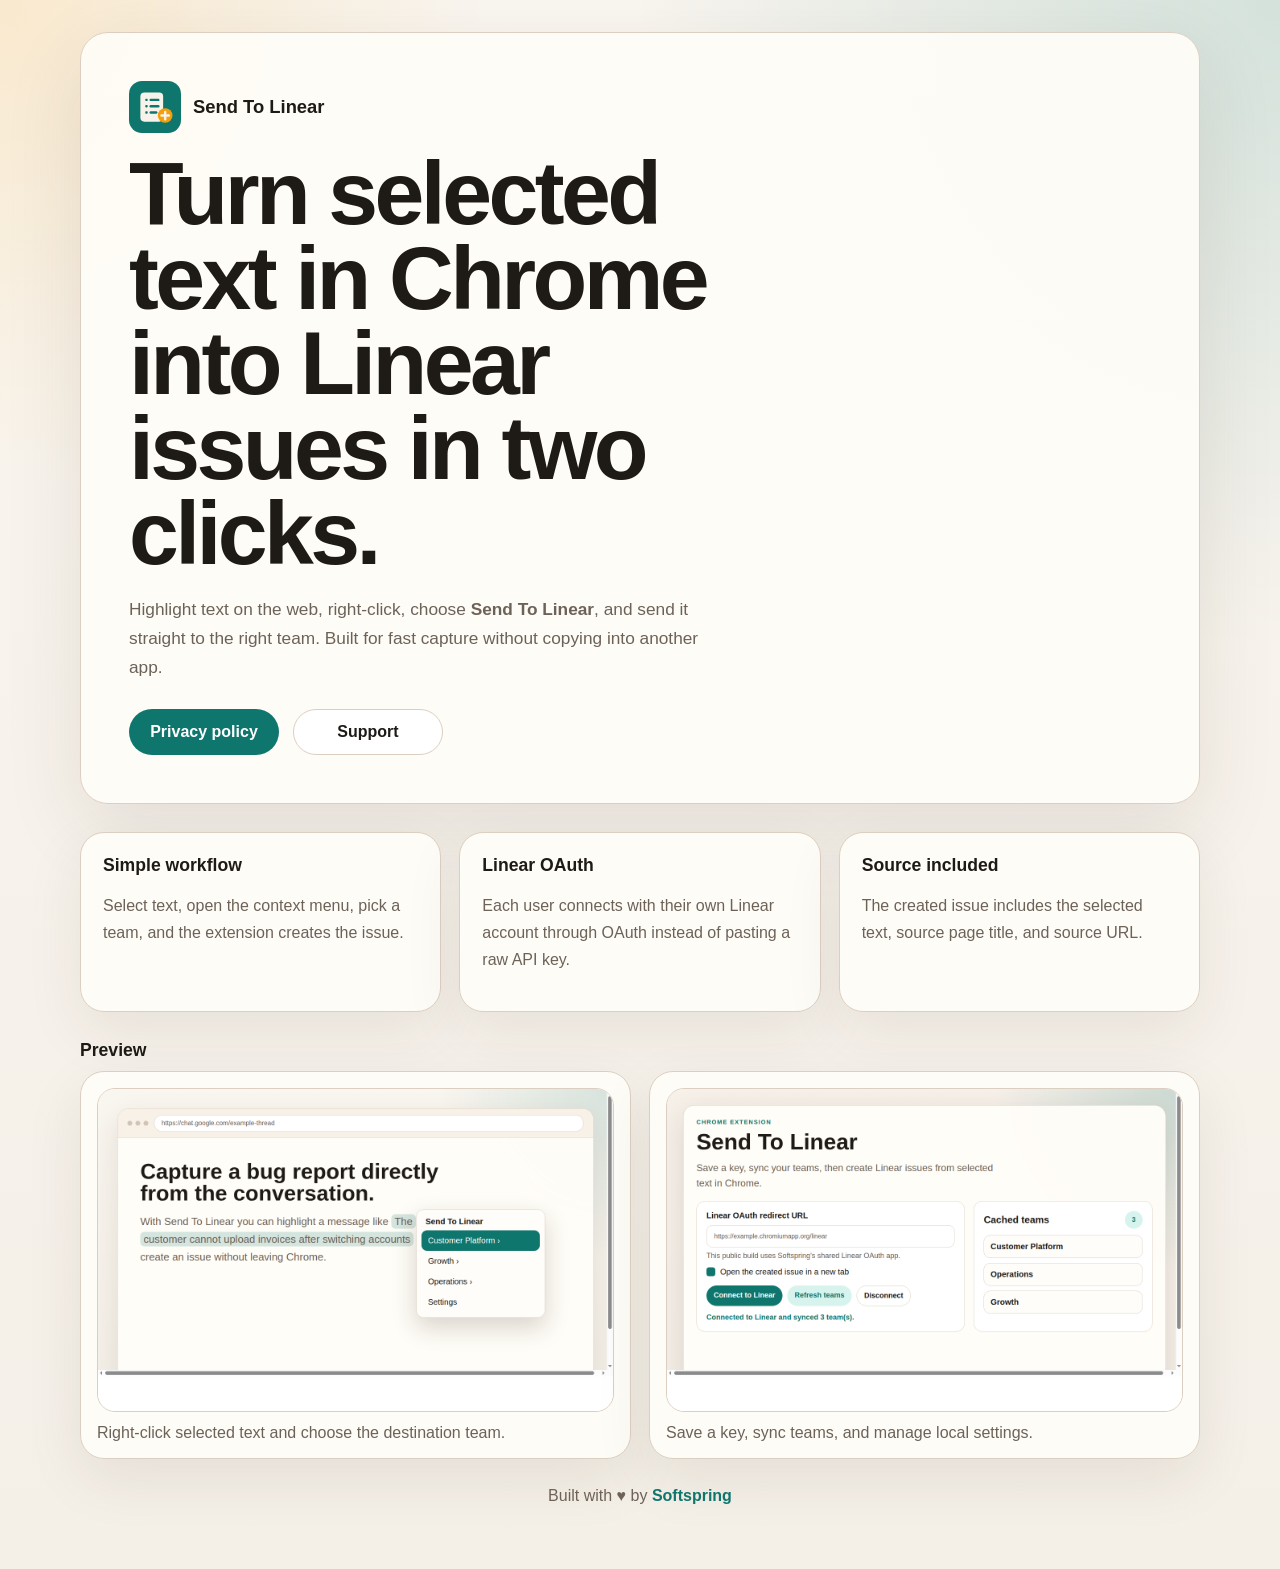
<file: site/index.html>
<!doctype html>
<html lang="en">
  <head>
    <meta charset="utf-8">
    <meta name="viewport" content="width=device-width, initial-scale=1">
    <title>Send To Linear</title>
    <link rel="icon" href="assets/icon.svg" type="image/svg+xml">
    <link rel="stylesheet" href="site.css">
  </head>
  <body>
    <main class="page">
      <section class="hero">
        <div class="brand">
          <img src="assets/icon.svg" alt="Send To Linear icon" class="brand-icon">
          <span class="brand-name">Send To Linear</span>
        </div>
        <h1>Turn selected text in Chrome into Linear issues in two clicks.</h1>
        <p class="lede">
          Highlight text on the web, right-click, choose <strong>Send To Linear</strong>, and send it
          straight to the right team. Built for fast capture without copying into another app.
        </p>
        <div class="cta-row">
          <a class="button primary" href="privacy.html">Privacy policy</a>
          <a class="button secondary" href="support.html">Support</a>
        </div>
      </section>

      <section class="card-grid">
        <article class="card">
          <h2>Simple workflow</h2>
          <p>Select text, open the context menu, pick a team, and the extension creates the issue.</p>
        </article>
        <article class="card">
          <h2>Linear OAuth</h2>
          <p>Each user connects with their own Linear account through OAuth instead of pasting a raw API key.</p>
        </article>
        <article class="card">
          <h2>Source included</h2>
          <p>The created issue includes the selected text, source page title, and source URL.</p>
        </article>
      </section>

      <section class="shots">
        <h2>Preview</h2>
        <div class="shot-grid">
          <figure class="shot">
            <img src="screenshots/screenshot-context-menu.png" alt="Context menu team selection">
            <figcaption>Right-click selected text and choose the destination team.</figcaption>
          </figure>
          <figure class="shot">
            <img src="screenshots/screenshot-settings.png" alt="Extension settings page">
            <figcaption>Save a key, sync teams, and manage local settings.</figcaption>
          </figure>
        </div>
      </section>

      <p class="credits">
        Built with <span aria-hidden="true">♥</span> by
        <a href="https://softspring.es" target="_blank" rel="noreferrer">Softspring</a>
      </p>
    </main>
  </body>
</html>
</file>
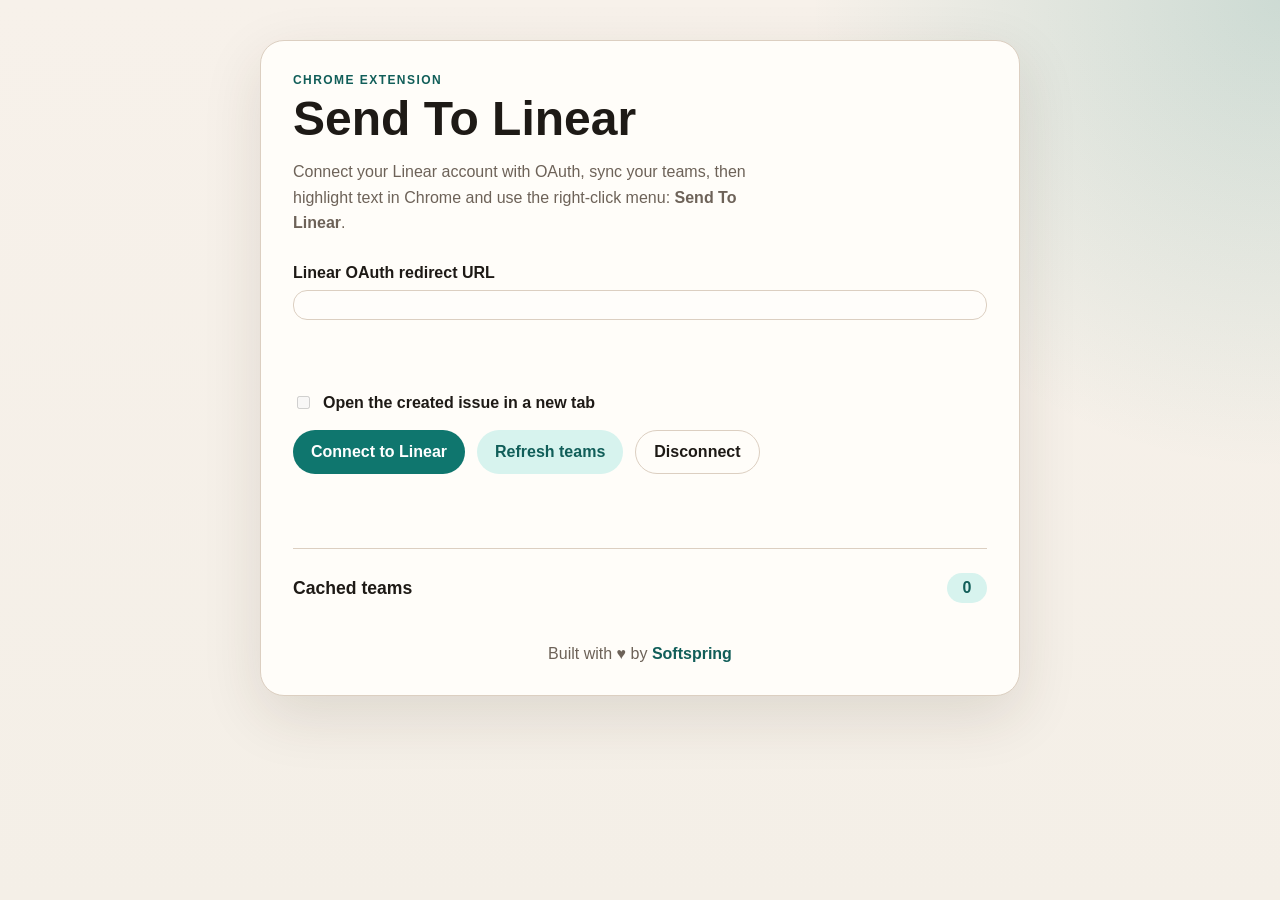
<file: options.html>
<!doctype html>
<html lang="en">
  <head>
    <meta charset="utf-8">
    <meta name="viewport" content="width=device-width, initial-scale=1">
    <title>Send To Linear Settings</title>
    <link rel="stylesheet" href="options.css">
  </head>
  <body>
    <main class="page">
      <section class="panel">
        <p class="eyebrow">Chrome Extension</p>
        <h1>Send To Linear</h1>
        <p class="intro">
          Connect your Linear account with OAuth, sync your teams, then highlight text in Chrome
          and use the right-click menu: <strong>Send To Linear</strong>.
        </p>

        <form id="settings-form" class="form">
          <div class="field">
            <span>Linear OAuth redirect URL</span>
            <code id="redirect-uri" class="code-block"></code>
            <small id="client-id-note" class="hint"></small>
          </div>

          <p id="auth-summary" class="hint"></p>

          <label class="checkbox">
            <input id="open-issue" name="openIssueAfterCreate" type="checkbox">
            <span>Open the created issue in a new tab</span>
          </label>

          <div class="actions">
            <button type="submit" id="connect-linear" class="button primary">Connect to Linear</button>
            <button type="button" id="refresh-teams" class="button secondary">Refresh teams</button>
            <button type="button" id="disconnect-linear" class="button tertiary">Disconnect</button>
          </div>
        </form>

        <p id="status" class="status" aria-live="polite"></p>

        <section class="teams">
          <div class="teams-header">
            <h2>Cached teams</h2>
            <span id="team-count" class="count">0</span>
          </div>
          <ul id="team-list" class="team-list"></ul>
        </section>

        <p class="credits">
          Built with <span aria-hidden="true">♥</span> by
          <a href="https://softspring.es" target="_blank" rel="noreferrer">Softspring</a>
        </p>
      </section>
    </main>

    <script type="module" src="options.js"></script>
  </body>
</html>
</file>
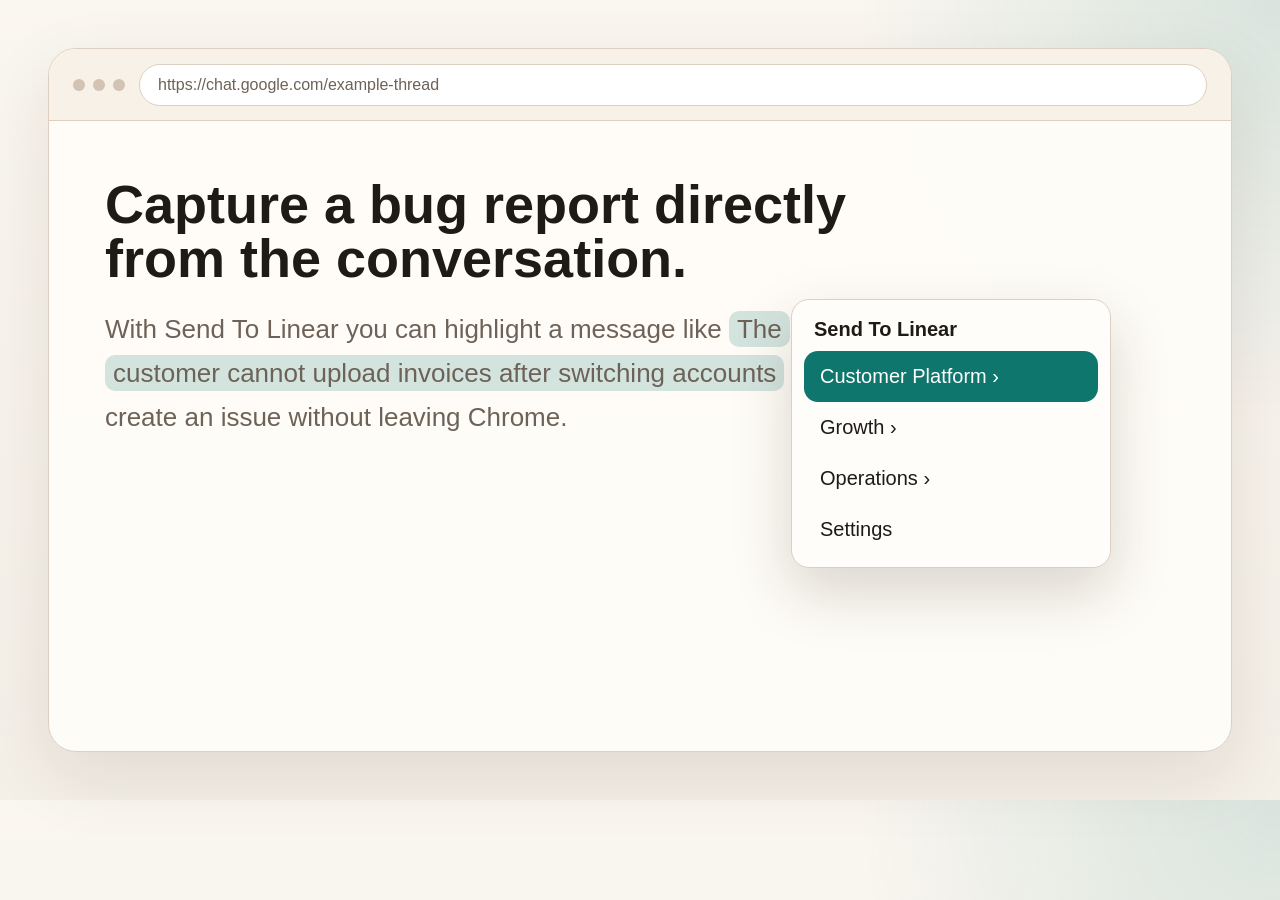
<file: screenshots/context-menu-shot.html>
<!doctype html>
<html lang="en">
  <head>
    <meta charset="utf-8">
    <meta name="viewport" content="width=device-width, initial-scale=1">
    <title>Send To Linear Screenshot</title>
    <style>
      :root {
        --bg: #f4efe7;
        --ink: #1e1a16;
        --muted: #6d6258;
        --line: #dccfc1;
        --accent: #0f766e;
      }
      * { box-sizing: border-box; }
      body {
        margin: 0;
        font-family: "Segoe UI", sans-serif;
        background:
          radial-gradient(circle at top right, rgba(15, 118, 110, 0.14), transparent 28%),
          linear-gradient(180deg, #faf6f0, var(--bg));
        color: var(--ink);
      }
      .frame {
        width: 1280px;
        height: 800px;
        padding: 48px;
      }
      .browser {
        position: relative;
        height: 100%;
        border: 1px solid var(--line);
        border-radius: 28px;
        background: rgba(255, 253, 248, 0.95);
        overflow: hidden;
        box-shadow: 0 24px 70px rgba(49, 35, 19, 0.1);
      }
      .toolbar {
        display: flex;
        align-items: center;
        gap: 14px;
        height: 72px;
        padding: 0 24px;
        background: #f8f1e7;
        border-bottom: 1px solid var(--line);
      }
      .dots { display: flex; gap: 8px; }
      .dot {
        width: 12px;
        height: 12px;
        border-radius: 999px;
        background: #d2c3b4;
      }
      .url {
        flex: 1;
        height: 42px;
        border: 1px solid var(--line);
        border-radius: 999px;
        background: white;
        display: flex;
        align-items: center;
        padding: 0 18px;
        color: var(--muted);
      }
      .content { padding: 56px; }
      h1 {
        width: 760px;
        margin: 0 0 22px;
        font-size: 54px;
        line-height: 1;
      }
      p {
        width: 760px;
        margin: 0;
        color: var(--muted);
        font-size: 26px;
        line-height: 1.7;
      }
      .selected {
        background: rgba(15, 118, 110, 0.18);
        box-decoration-break: clone;
        -webkit-box-decoration-break: clone;
        padding: 3px 8px;
        border-radius: 10px;
      }
      .menu {
        position: absolute;
        right: 120px;
        top: 250px;
        width: 320px;
        padding: 12px;
        border: 1px solid var(--line);
        border-radius: 18px;
        background: #fffdfa;
        box-shadow: 0 24px 60px rgba(49, 35, 19, 0.18);
      }
      .menu h2 {
        margin: 6px 10px 10px;
        font-size: 20px;
      }
      .item {
        display: flex;
        justify-content: space-between;
        align-items: center;
        padding: 14px 16px;
        border-radius: 14px;
        font-size: 20px;
      }
      .item.active {
        background: var(--accent);
        color: white;
      }
    </style>
  </head>
  <body>
    <div class="frame">
      <div class="browser">
        <div class="toolbar">
          <div class="dots"><div class="dot"></div><div class="dot"></div><div class="dot"></div></div>
          <div class="url">https://chat.google.com/example-thread</div>
        </div>
        <div class="content">
          <h1>Capture a bug report directly from the conversation.</h1>
          <p>
            With Send To Linear you can highlight a message like
            <span class="selected">The customer cannot upload invoices after switching accounts</span>
            and create an issue without leaving Chrome.
          </p>
        </div>
        <div class="menu">
          <h2>Send To Linear</h2>
          <div class="item active">Customer Platform ›</div>
          <div class="item">Growth ›</div>
          <div class="item">Operations ›</div>
          <div class="item">Settings</div>
        </div>
      </div>
    </div>
  </body>
</html>
</file>
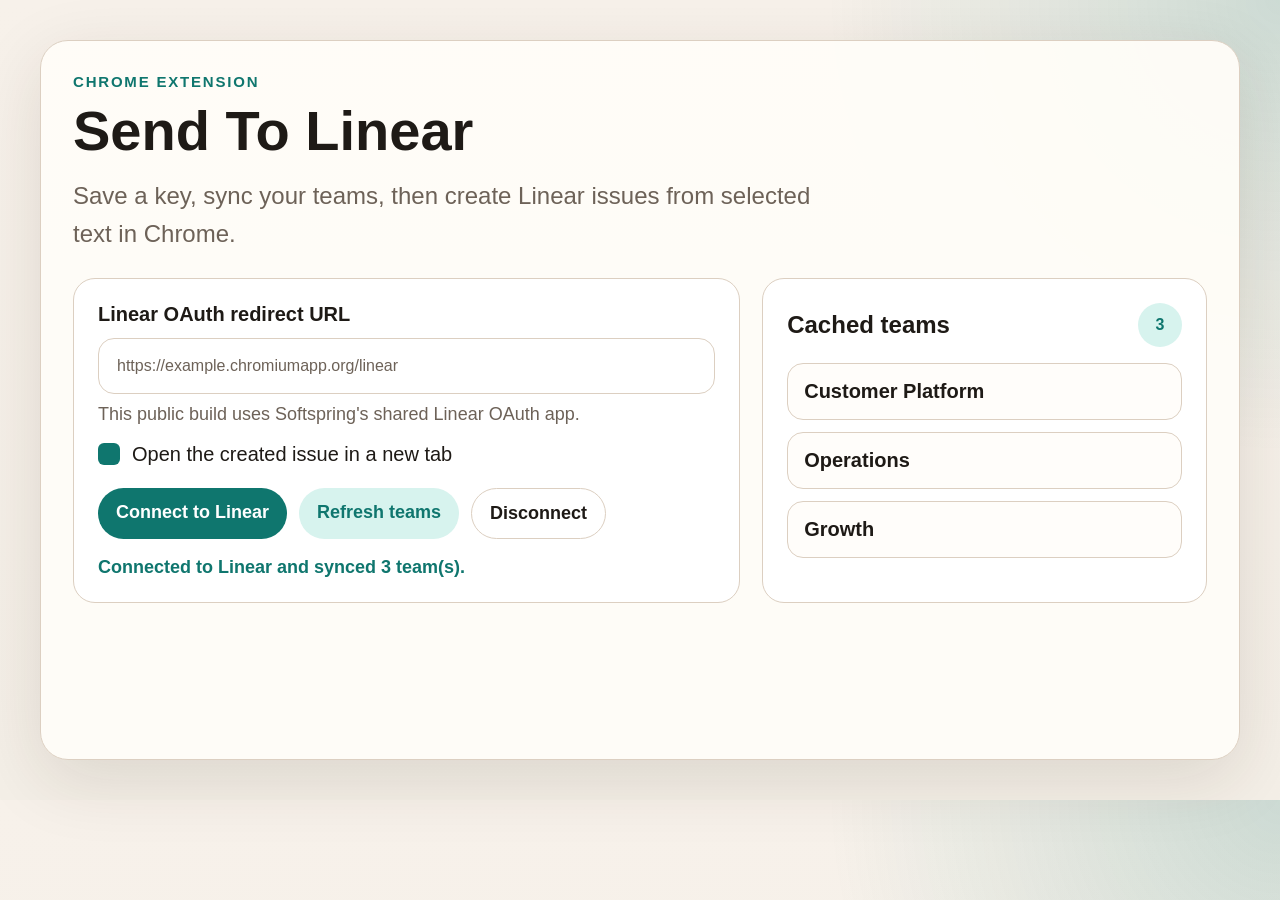
<file: screenshots/settings-shot.html>
<!doctype html>
<html lang="en">
  <head>
    <meta charset="utf-8">
    <meta name="viewport" content="width=device-width, initial-scale=1">
    <title>Send To Linear Settings Screenshot</title>
    <style>
      :root {
        --bg: #f4efe7;
        --ink: #1e1a16;
        --muted: #6d6258;
        --line: #dccfc1;
        --accent: #0f766e;
        --accent-soft: #d7f3ee;
      }
      * { box-sizing: border-box; }
      body {
        margin: 0;
        font-family: "Segoe UI", sans-serif;
        background:
          radial-gradient(circle at top right, rgba(15, 118, 110, 0.18), transparent 30%),
          linear-gradient(180deg, #f7f1ea 0%, var(--bg) 100%);
        color: var(--ink);
      }
      .frame {
        width: 1280px;
        height: 800px;
        padding: 40px;
      }
      .panel {
        height: 100%;
        padding: 32px;
        background: rgba(255, 253, 248, 0.95);
        border: 1px solid var(--line);
        border-radius: 28px;
        box-shadow: 0 20px 70px rgba(49, 35, 19, 0.12);
      }
      .eyebrow {
        margin: 0 0 8px;
        color: var(--accent);
        font-size: 15px;
        font-weight: 700;
        letter-spacing: 0.12em;
        text-transform: uppercase;
      }
      h1 { margin: 0; font-size: 56px; }
      .intro {
        width: 760px;
        margin: 14px 0 24px;
        color: var(--muted);
        font-size: 24px;
        line-height: 1.6;
      }
      .grid {
        display: grid;
        grid-template-columns: 1.2fr 0.8fr;
        gap: 22px;
      }
      .card {
        border: 1px solid var(--line);
        border-radius: 22px;
        background: white;
        padding: 24px;
      }
      .label {
        display: block;
        margin-bottom: 12px;
        font-size: 20px;
        font-weight: 700;
      }
      .input {
        height: 56px;
        padding: 0 18px;
        border: 1px solid var(--line);
        border-radius: 16px;
        display: flex;
        align-items: center;
        color: var(--muted);
      }
      .hint {
        margin-top: 10px;
        color: var(--muted);
        font-size: 18px;
      }
      .check {
        display: flex;
        align-items: center;
        gap: 12px;
        margin-top: 18px;
        font-size: 20px;
      }
      .square {
        width: 22px;
        height: 22px;
        border-radius: 6px;
        background: var(--accent);
      }
      .actions {
        display: flex;
        gap: 12px;
        margin-top: 22px;
      }
      .button {
        padding: 14px 18px;
        border-radius: 999px;
        font-weight: 700;
        font-size: 18px;
      }
      .primary { background: var(--accent); color: white; }
      .secondary { background: var(--accent-soft); color: var(--accent); }
      .tertiary { border: 1px solid var(--line); color: var(--ink); }
      .status {
        margin-top: 18px;
        color: var(--accent);
        font-size: 18px;
        font-weight: 700;
      }
      .count {
        width: 44px;
        height: 44px;
        border-radius: 999px;
        background: var(--accent-soft);
        color: var(--accent);
        display: inline-flex;
        align-items: center;
        justify-content: center;
        font-weight: 700;
      }
      .teams-head {
        display: flex;
        align-items: center;
        justify-content: space-between;
        margin-bottom: 16px;
      }
      .teams-head h2 { margin: 0; font-size: 24px; }
      .team {
        padding: 16px;
        border: 1px solid var(--line);
        border-radius: 16px;
        background: #fffdfa;
        font-size: 20px;
        font-weight: 600;
      }
      .team + .team { margin-top: 12px; }
    </style>
  </head>
  <body>
    <div class="frame">
      <div class="panel">
        <p class="eyebrow">Chrome Extension</p>
        <h1>Send To Linear</h1>
        <p class="intro">
          Save a key, sync your teams, then create Linear issues from selected text in Chrome.
        </p>
        <div class="grid">
          <div class="card">
            <span class="label">Linear OAuth redirect URL</span>
            <div class="input">https://example.chromiumapp.org/linear</div>
            <div class="hint">This public build uses Softspring's shared Linear OAuth app.</div>
            <div class="check"><span class="square"></span><span>Open the created issue in a new tab</span></div>
            <div class="actions">
              <div class="button primary">Connect to Linear</div>
              <div class="button secondary">Refresh teams</div>
              <div class="button tertiary">Disconnect</div>
            </div>
            <div class="status">Connected to Linear and synced 3 team(s).</div>
          </div>
          <div class="card">
            <div class="teams-head">
              <h2>Cached teams</h2>
              <div class="count">3</div>
            </div>
            <div class="team">Customer Platform</div>
            <div class="team">Operations</div>
            <div class="team">Growth</div>
          </div>
        </div>
      </div>
    </div>
  </body>
</html>
</file>
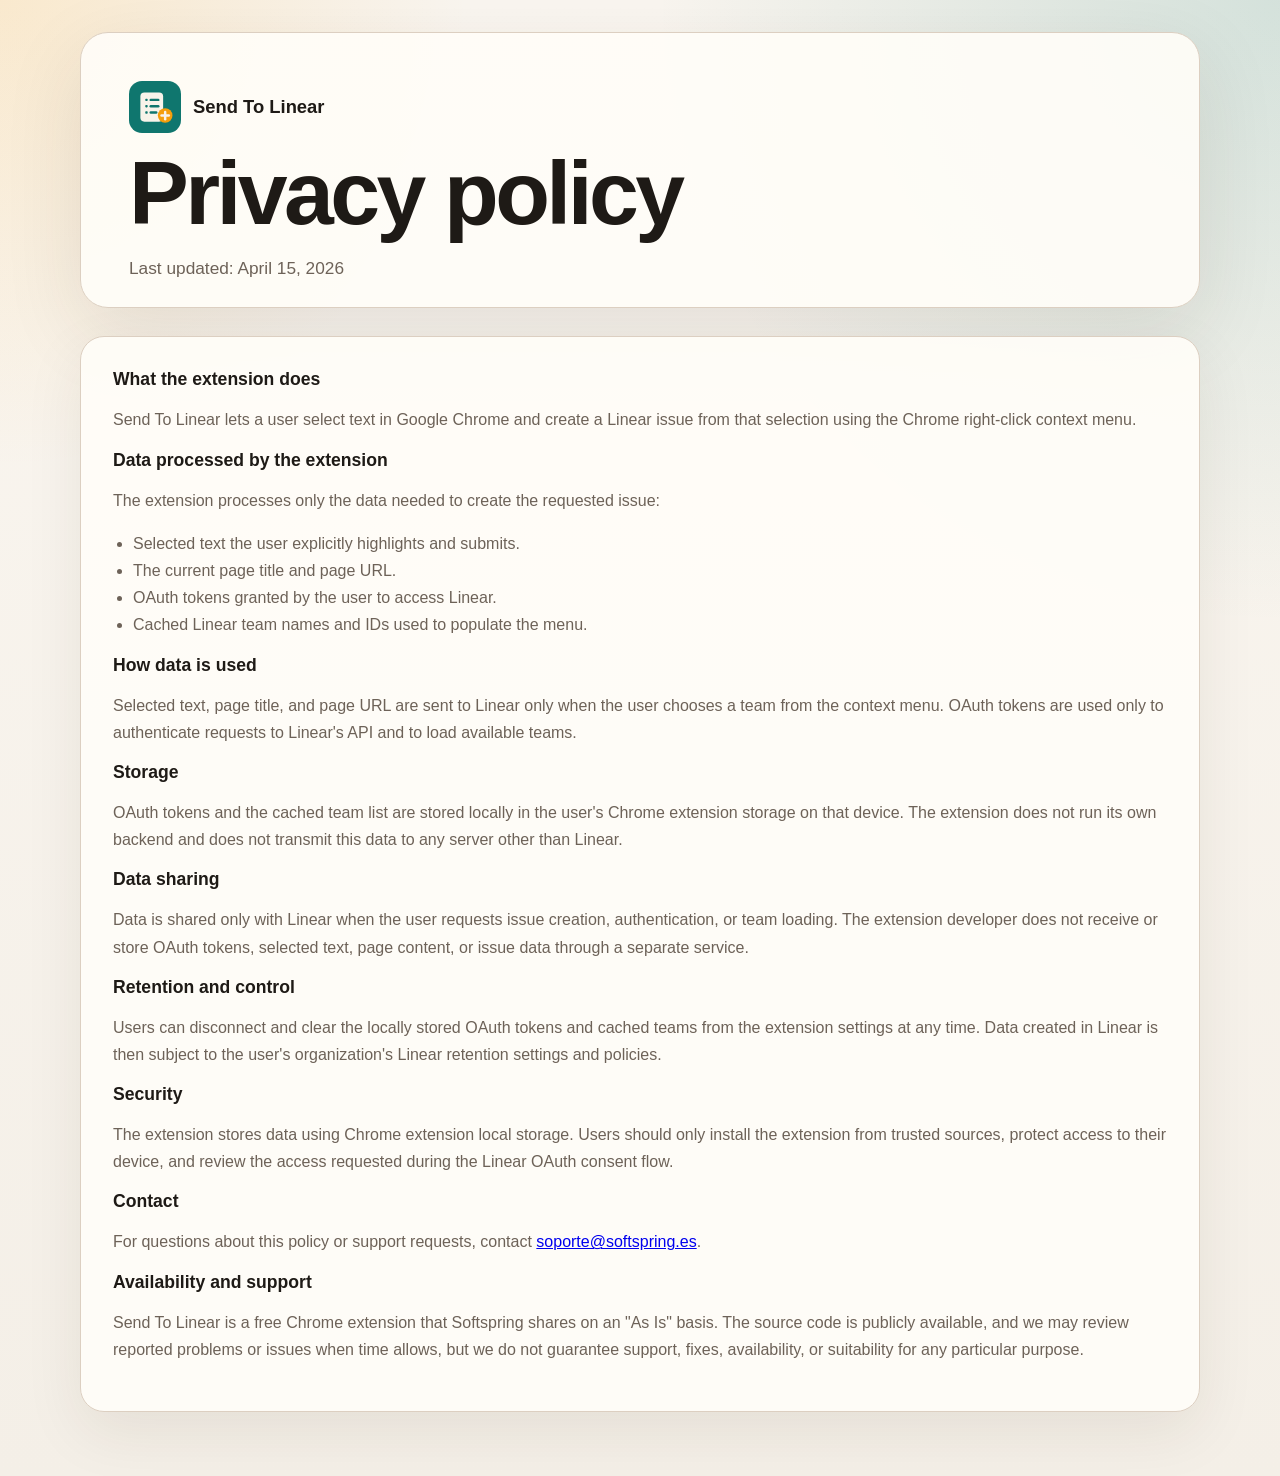
<file: site/privacy.html>
<!doctype html>
<html lang="en">
  <head>
    <meta charset="utf-8">
    <meta name="viewport" content="width=device-width, initial-scale=1">
    <title>Send To Linear Privacy Policy</title>
    <link rel="icon" href="assets/icon.svg" type="image/svg+xml">
    <link rel="stylesheet" href="site.css">
  </head>
  <body>
    <main class="page legal-page">
      <section class="hero compact">
        <div class="brand">
          <img src="assets/icon.svg" alt="Send To Linear icon" class="brand-icon">
          <span class="brand-name">Send To Linear</span>
        </div>
        <h1>Privacy policy</h1>
        <p class="lede">Last updated: April 15, 2026</p>
      </section>

      <section class="legal">
        <h2>What the extension does</h2>
        <p>
          Send To Linear lets a user select text in Google Chrome and create a Linear issue from that
          selection using the Chrome right-click context menu.
        </p>

        <h2>Data processed by the extension</h2>
        <p>The extension processes only the data needed to create the requested issue:</p>
        <ul>
          <li>Selected text the user explicitly highlights and submits.</li>
          <li>The current page title and page URL.</li>
          <li>OAuth tokens granted by the user to access Linear.</li>
          <li>Cached Linear team names and IDs used to populate the menu.</li>
        </ul>

        <h2>How data is used</h2>
        <p>
          Selected text, page title, and page URL are sent to Linear only when the user chooses a
          team from the context menu. OAuth tokens are used only to authenticate requests to
          Linear's API and to load available teams.
        </p>

        <h2>Storage</h2>
        <p>
          OAuth tokens and the cached team list are stored locally in the user's Chrome extension
          storage on that device. The extension does not run its own backend and does not transmit
          this data to any server other than Linear.
        </p>

        <h2>Data sharing</h2>
        <p>
          Data is shared only with Linear when the user requests issue creation, authentication, or
          team loading. The extension developer does not receive or store OAuth tokens, selected text, page
          content, or issue data through a separate service.
        </p>

        <h2>Retention and control</h2>
        <p>
          Users can disconnect and clear the locally stored OAuth tokens and cached teams from the extension settings at
          any time. Data created in Linear is then subject to the user's organization's Linear
          retention settings and policies.
        </p>

        <h2>Security</h2>
        <p>
          The extension stores data using Chrome extension local storage. Users should only install
          the extension from trusted sources, protect access to their device, and review the access
          requested during the Linear OAuth consent flow.
        </p>

        <h2>Contact</h2>
        <p>
          For questions about this policy or support requests, contact
          <a href="mailto:soporte@softspring.es">soporte@softspring.es</a>.
        </p>

        <h2>Availability and support</h2>
        <p>
          Send To Linear is a free Chrome extension that Softspring shares on an "As Is" basis.
          The source code is publicly available, and we may review reported problems or issues when
          time allows, but we do not guarantee support, fixes, availability, or suitability for any
          particular purpose.
        </p>
      </section>
    </main>
  </body>
</html>
</file>
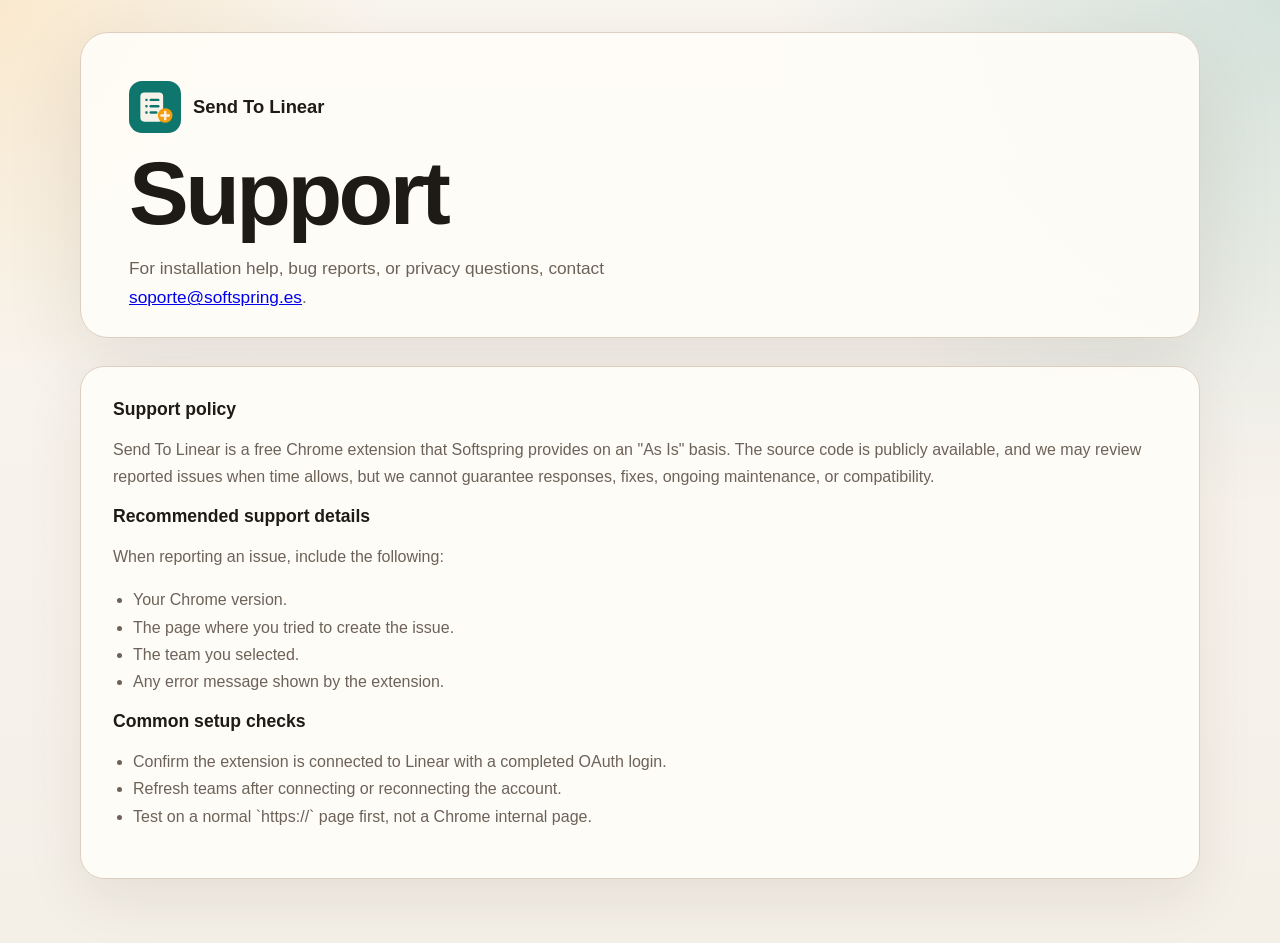
<file: site/support.html>
<!doctype html>
<html lang="en">
  <head>
    <meta charset="utf-8">
    <meta name="viewport" content="width=device-width, initial-scale=1">
    <title>Send To Linear Support</title>
    <link rel="icon" href="assets/icon.svg" type="image/svg+xml">
    <link rel="stylesheet" href="site.css">
  </head>
  <body>
    <main class="page legal-page">
      <section class="hero compact">
        <div class="brand">
          <img src="assets/icon.svg" alt="Send To Linear icon" class="brand-icon">
          <span class="brand-name">Send To Linear</span>
        </div>
        <h1>Support</h1>
        <p class="lede">
          For installation help, bug reports, or privacy questions, contact
          <a href="mailto:soporte@softspring.es">soporte@softspring.es</a>.
        </p>
      </section>

      <section class="legal">
        <h2>Support policy</h2>
        <p>
          Send To Linear is a free Chrome extension that Softspring provides on an "As Is" basis.
          The source code is publicly available, and we may review reported issues when time
          allows, but we cannot guarantee responses, fixes, ongoing maintenance, or compatibility.
        </p>

        <h2>Recommended support details</h2>
        <p>When reporting an issue, include the following:</p>
        <ul>
          <li>Your Chrome version.</li>
          <li>The page where you tried to create the issue.</li>
          <li>The team you selected.</li>
          <li>Any error message shown by the extension.</li>
        </ul>

        <h2>Common setup checks</h2>
        <ul>
          <li>Confirm the extension is connected to Linear with a completed OAuth login.</li>
          <li>Refresh teams after connecting or reconnecting the account.</li>
          <li>Test on a normal `https://` page first, not a Chrome internal page.</li>
        </ul>
      </section>
    </main>
  </body>
</html>
</file>
<file: site/site.css>
:root {
  --bg: #f4efe7;
  --panel: #fffdf8;
  --ink: #1e1a16;
  --muted: #6d6258;
  --line: #dccfc1;
  --accent: #0f766e;
  --accent-soft: #d7f3ee;
}

* {
  box-sizing: border-box;
}

body {
  margin: 0;
  font-family: "Segoe UI", sans-serif;
  color: var(--ink);
  background:
    radial-gradient(circle at top left, rgba(245, 158, 11, 0.15), transparent 24%),
    radial-gradient(circle at top right, rgba(15, 118, 110, 0.16), transparent 32%),
    linear-gradient(180deg, #faf6f0, var(--bg));
}

.page {
  width: min(1120px, calc(100% - 32px));
  margin: 0 auto;
  padding: 32px 0 64px;
}

.hero {
  padding: 48px;
  border: 1px solid var(--line);
  border-radius: 28px;
  background: rgba(255, 253, 248, 0.92);
  box-shadow: 0 24px 80px rgba(49, 35, 19, 0.1);
}

.hero.compact {
  padding-bottom: 24px;
}

.brand {
  display: inline-flex;
  align-items: center;
  gap: 12px;
  margin-bottom: 18px;
}

.brand-icon {
  width: 52px;
  height: 52px;
}

.brand-name {
  font-weight: 700;
  font-size: 1.15rem;
}

h1 {
  max-width: 13ch;
  margin: 0;
  font-size: clamp(2.6rem, 7vw, 5.6rem);
  line-height: 0.95;
  letter-spacing: -0.04em;
}

.lede {
  max-width: 62ch;
  margin: 18px 0 0;
  font-size: 1.08rem;
  line-height: 1.7;
  color: var(--muted);
}

.cta-row {
  display: flex;
  gap: 14px;
  margin-top: 26px;
}

.button {
  display: inline-flex;
  align-items: center;
  justify-content: center;
  min-width: 150px;
  padding: 13px 18px;
  border-radius: 999px;
  text-decoration: none;
  font-weight: 700;
}

.button.primary {
  background: var(--accent);
  color: white;
}

.button.secondary {
  background: white;
  border: 1px solid var(--line);
  color: var(--ink);
}

.card-grid,
.shots,
.legal {
  margin-top: 28px;
}

.card-grid {
  display: grid;
  grid-template-columns: repeat(3, minmax(0, 1fr));
  gap: 18px;
}

.card,
.legal,
.shot {
  border: 1px solid var(--line);
  border-radius: 24px;
  background: rgba(255, 253, 248, 0.94);
  box-shadow: 0 20px 60px rgba(49, 35, 19, 0.08);
}

.card {
  padding: 22px;
}

.card h2,
.shots h2,
.legal h2 {
  margin: 0 0 10px;
  font-size: 1.1rem;
}

.card p,
.legal p,
.legal li {
  color: var(--muted);
  line-height: 1.7;
}

.shot-grid {
  display: grid;
  grid-template-columns: repeat(2, minmax(0, 1fr));
  gap: 18px;
}

.shot {
  margin: 0;
  padding: 16px;
}

.shot img {
  display: block;
  width: 100%;
  border-radius: 18px;
  border: 1px solid var(--line);
}

.shot figcaption {
  margin-top: 12px;
  color: var(--muted);
}

.legal {
  padding: 32px;
}

.legal ul {
  padding-left: 20px;
}

.credits {
  margin: 28px 0 0;
  text-align: center;
  color: var(--muted);
}

.credits a {
  color: var(--accent);
  font-weight: 700;
  text-decoration: none;
}

.credits a:hover {
  text-decoration: underline;
}

@media (max-width: 900px) {
  .card-grid,
  .shot-grid {
    grid-template-columns: 1fr;
  }
}

@media (max-width: 720px) {
  .page {
    width: min(100% - 20px, 1120px);
    padding-top: 12px;
  }

  .hero,
  .legal {
    padding: 24px;
    border-radius: 20px;
  }

  .cta-row {
    flex-direction: column;
  }
}
</file>
<file: options.css>
:root {
  color-scheme: light;
  --bg: #f4efe7;
  --panel: #fffdf8;
  --ink: #1e1a16;
  --muted: #6d6258;
  --line: #dccfc1;
  --accent: #0f766e;
  --accent-strong: #115e59;
  --accent-soft: #d7f3ee;
  --shadow: 0 20px 60px rgba(61, 43, 24, 0.12);
}

* {
  box-sizing: border-box;
}

body {
  margin: 0;
  font-family: "Segoe UI", sans-serif;
  background:
    radial-gradient(circle at top right, rgba(15, 118, 110, 0.18), transparent 30%),
    linear-gradient(180deg, #f7f1ea 0%, var(--bg) 100%);
  color: var(--ink);
}

.page {
  min-height: 100vh;
  padding: 40px 20px;
}

.panel {
  max-width: 760px;
  margin: 0 auto;
  padding: 32px;
  background: color-mix(in srgb, var(--panel) 90%, white);
  border: 1px solid var(--line);
  border-radius: 24px;
  box-shadow: var(--shadow);
}

.eyebrow {
  margin: 0 0 8px;
  color: var(--accent-strong);
  font-size: 12px;
  font-weight: 700;
  letter-spacing: 0.12em;
  text-transform: uppercase;
}

h1 {
  margin: 0;
  font-size: clamp(2rem, 4vw, 3rem);
  line-height: 1;
}

.intro {
  max-width: 56ch;
  margin: 16px 0 28px;
  color: var(--muted);
  font-size: 1rem;
  line-height: 1.6;
}

.form {
  display: grid;
  gap: 18px;
}

.field {
  display: grid;
  gap: 8px;
}

.field span,
.checkbox span {
  font-weight: 600;
}

.hint {
  color: var(--muted);
  font-size: 0.92rem;
}

.code-block {
  display: block;
  padding: 14px 16px;
  border: 1px solid var(--line);
  border-radius: 14px;
  background: #fffdfa;
  color: var(--ink);
  font-family: ui-monospace, SFMono-Regular, Menlo, Consolas, monospace;
  font-size: 0.92rem;
  overflow-wrap: anywhere;
}

input[type="text"] {
  width: 100%;
  padding: 14px 16px;
  border: 1px solid var(--line);
  border-radius: 14px;
  background: white;
  color: var(--ink);
  font: inherit;
}

.checkbox {
  display: flex;
  align-items: center;
  gap: 10px;
}

.actions {
  display: flex;
  flex-wrap: wrap;
  gap: 12px;
}

.button {
  padding: 12px 18px;
  border: 0;
  border-radius: 999px;
  cursor: pointer;
  font: inherit;
  font-weight: 700;
  transition: transform 120ms ease, opacity 120ms ease;
}

.button:hover {
  transform: translateY(-1px);
}

.button.primary {
  background: var(--accent);
  color: white;
}

.button.secondary {
  background: var(--accent-soft);
  color: var(--accent-strong);
}

.button.tertiary {
  background: transparent;
  color: var(--ink);
  border: 1px solid var(--line);
}

.status {
  min-height: 24px;
  margin: 18px 0 0;
  color: var(--muted);
  font-weight: 600;
}

.status.error {
  color: #b42318;
}

.status.success {
  color: var(--accent-strong);
}

.teams {
  margin-top: 32px;
  padding-top: 24px;
  border-top: 1px solid var(--line);
}

.teams-header {
  display: flex;
  align-items: center;
  justify-content: space-between;
  gap: 12px;
}

.teams-header h2 {
  margin: 0;
  font-size: 1.1rem;
}

.count {
  min-width: 40px;
  padding: 6px 10px;
  border-radius: 999px;
  background: var(--accent-soft);
  color: var(--accent-strong);
  text-align: center;
  font-weight: 700;
}

.team-list {
  list-style: none;
  padding: 0;
  margin: 18px 0 0;
  display: grid;
  grid-template-columns: repeat(auto-fit, minmax(180px, 1fr));
  gap: 12px;
}

.team-list li {
  padding: 14px 16px;
  border: 1px solid var(--line);
  border-radius: 16px;
  background: white;
  font-weight: 600;
}

.team-list .empty {
  color: var(--muted);
  font-weight: 500;
}

.credits {
  margin: 24px 0 0;
  color: var(--muted);
  text-align: center;
}

.credits a {
  color: var(--accent-strong);
  font-weight: 700;
  text-decoration: none;
}

.credits a:hover {
  text-decoration: underline;
}

@media (max-width: 640px) {
  .page {
    padding: 20px 14px;
  }

  .panel {
    padding: 22px;
    border-radius: 18px;
  }

  .actions {
    flex-direction: column;
  }

  .button {
    width: 100%;
  }
}
</file>
